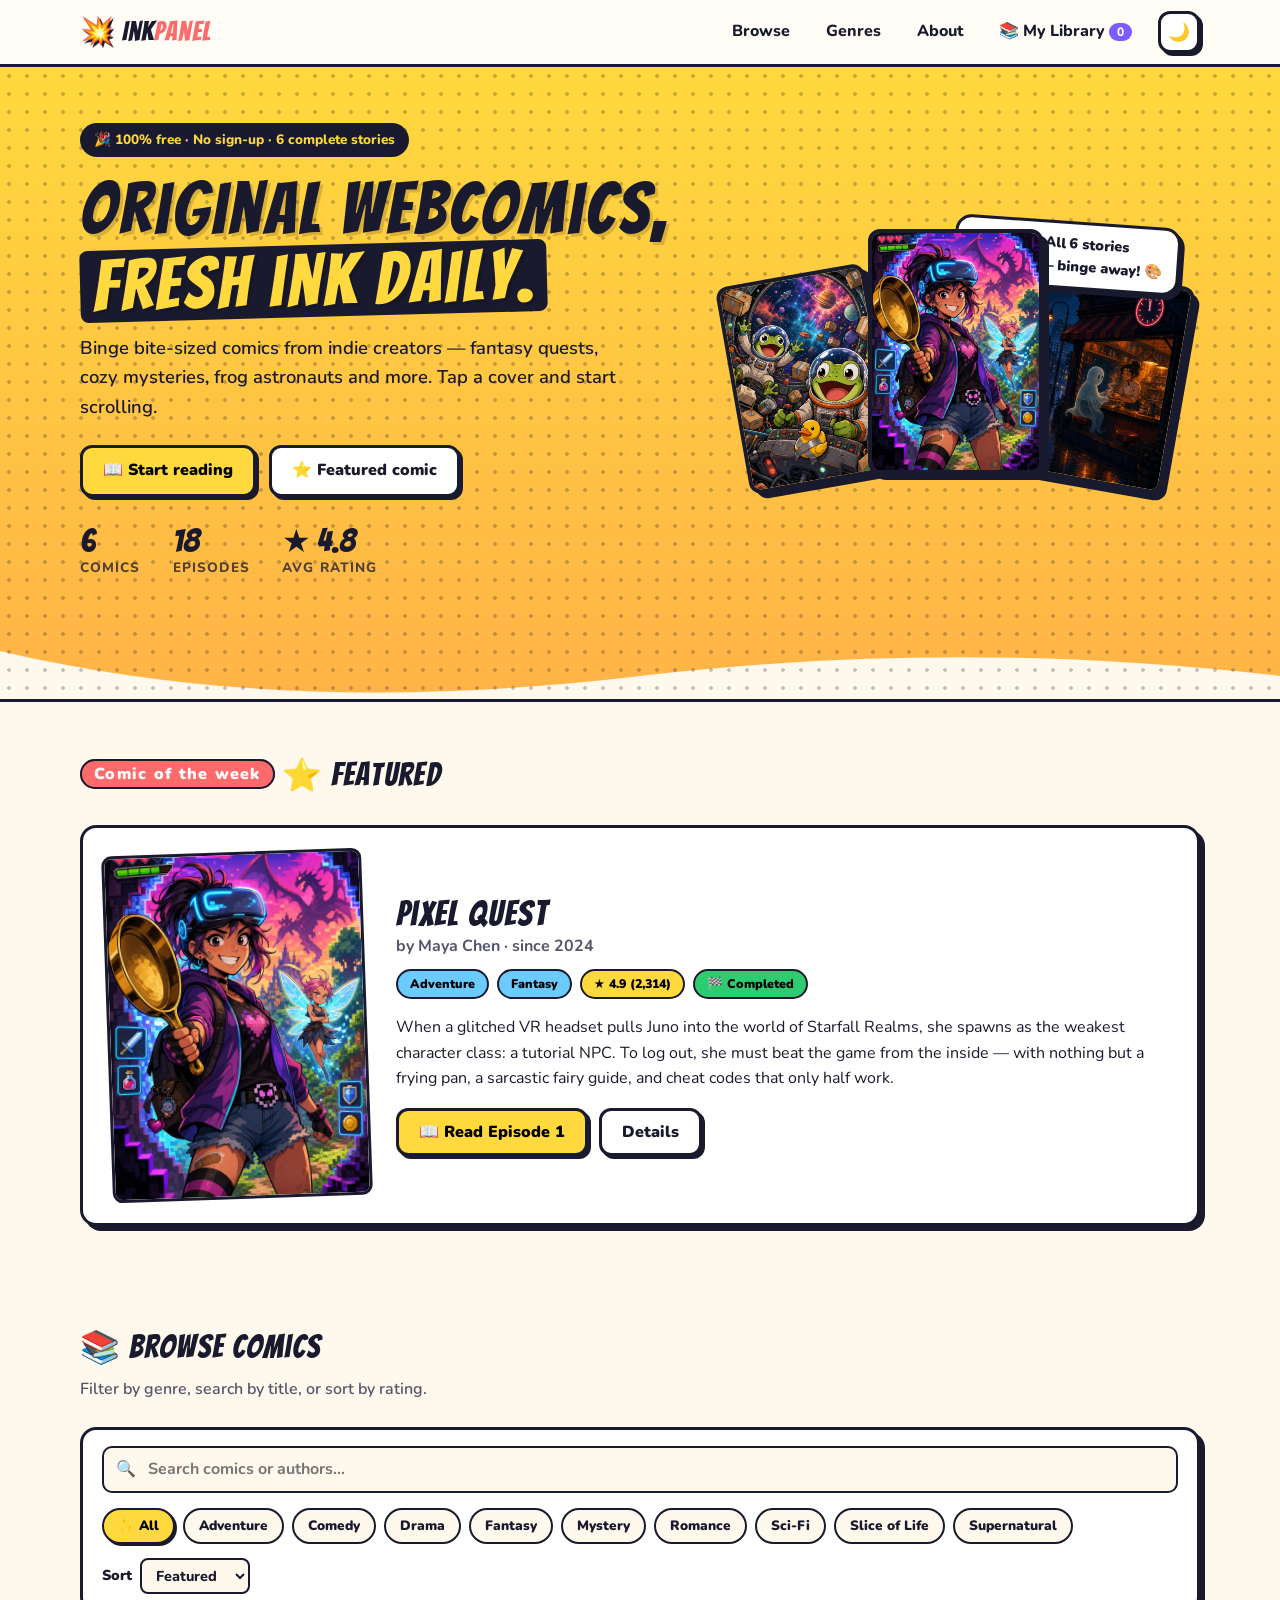
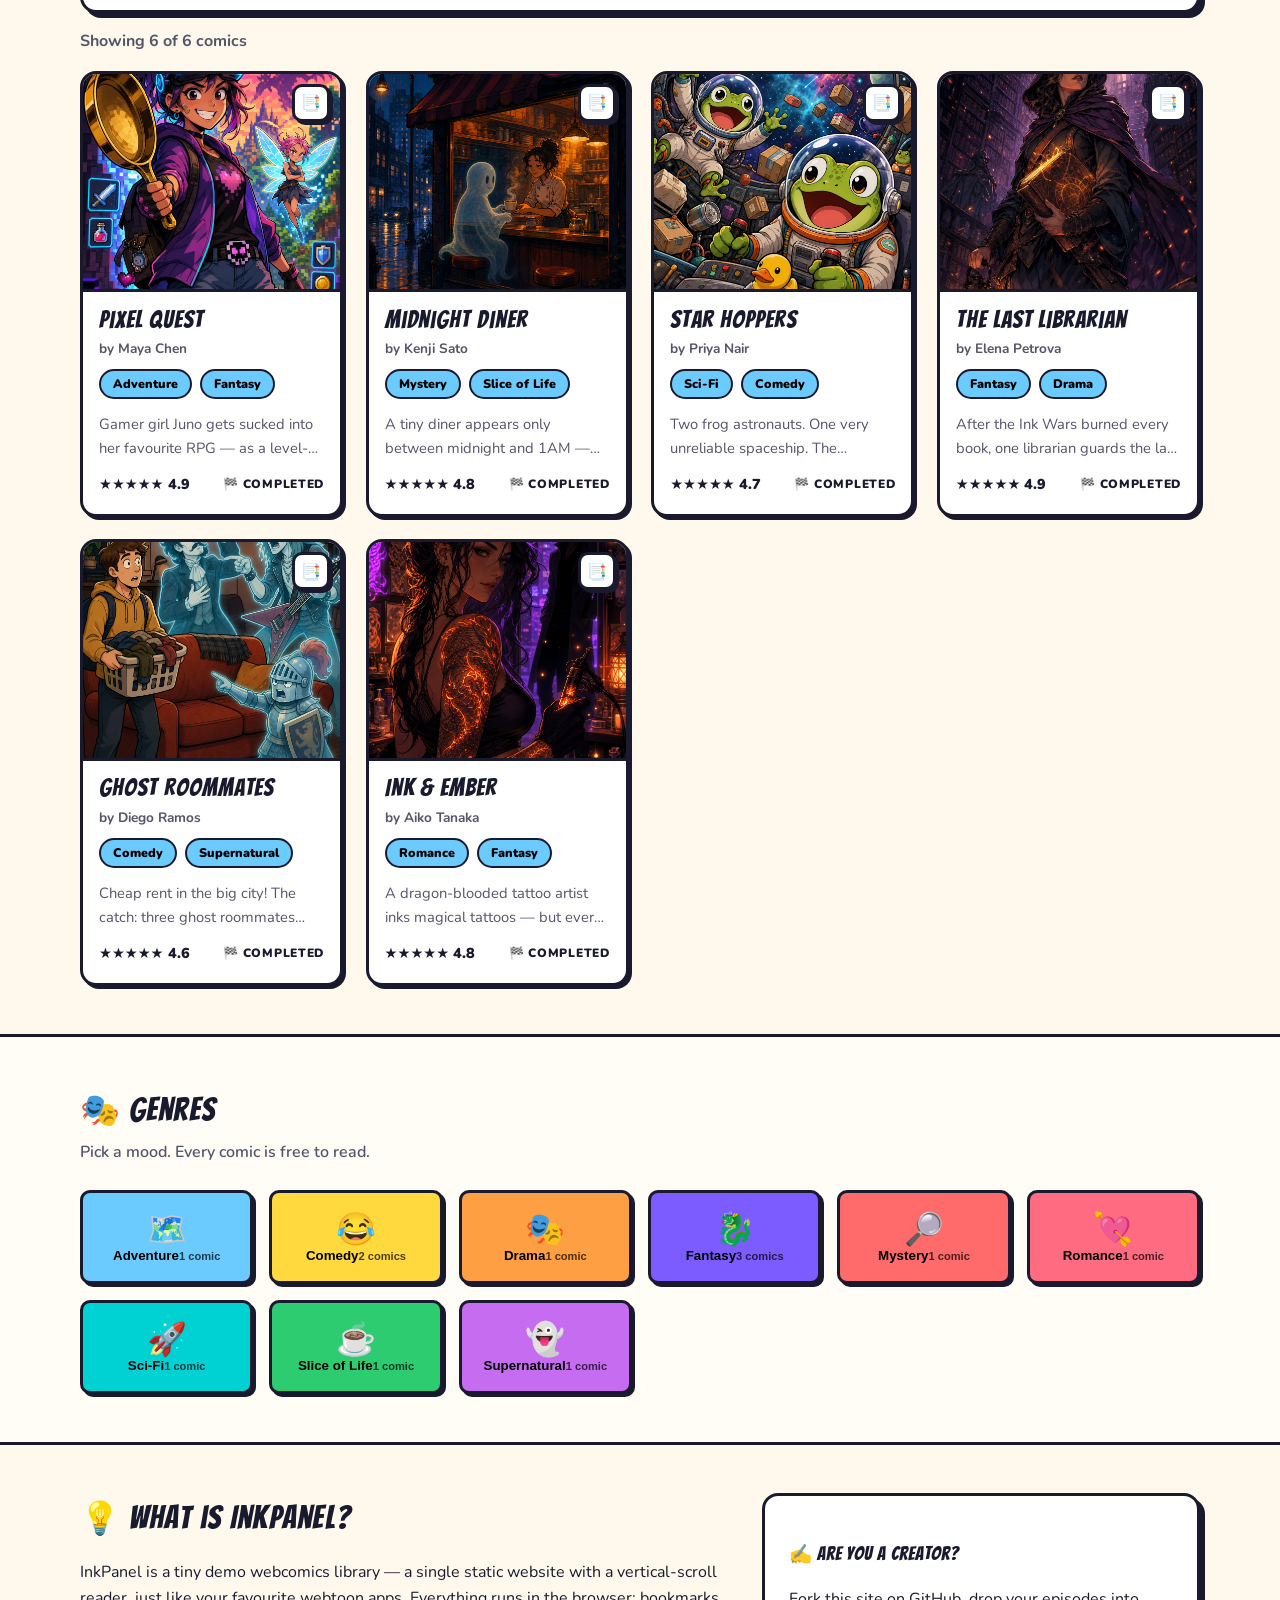
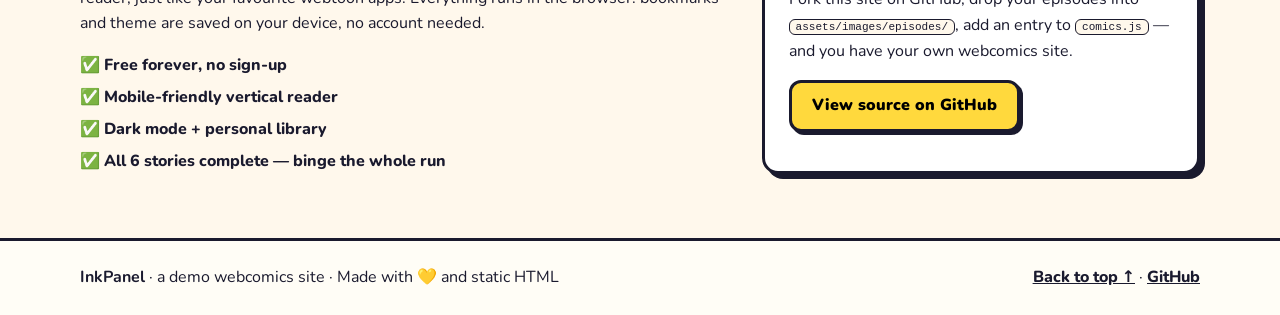
<file: index.html>
<!DOCTYPE html>
<html lang="en" data-theme="light">
<head>
  <meta charset="UTF-8" />
  <meta name="viewport" content="width=device-width, initial-scale=1.0" />
  <title>InkPanel — Read Original Webcomics Free</title>
  <meta name="description" content="InkPanel is a simple, free webcomics library. Read original comics in a vertical webtoon-style reader. No sign-up needed." />
  <link rel="icon" href="data:image/svg+xml,<svg xmlns='http://www.w3.org/2000/svg' viewBox='0 0 100 100'><rect width='100' height='100' rx='20' fill='%23FFD93D'/><text x='50' y='72' font-size='60' text-anchor='middle' font-family='Arial Black'>💥</text></svg>" />
  <link rel="preconnect" href="https://fonts.googleapis.com" />
  <link rel="preconnect" href="https://fonts.gstatic.com" crossorigin />
  <link href="https://fonts.googleapis.com/css2?family=Bangers&family=Nunito:ital,wght@0,400;0,600;0,700;0,800;1,400&display=swap" rel="stylesheet" />
  <link rel="stylesheet" href="assets/css/style.css" />
</head>
<body>
  <a class="skip-link" href="#browse">Skip to comics</a>

  <!-- ============ HEADER ============ -->
  <header class="site-header" id="top">
    <div class="container header-inner">
      <a class="logo" href="#top" aria-label="InkPanel home">
        <span class="logo-burst">💥</span>
        <span class="logo-text">Ink<em>Panel</em></span>
      </a>
      <nav class="main-nav" id="mainNav" aria-label="Main navigation">
        <a href="#browse">Browse</a>
        <a href="#genres">Genres</a>
        <a href="#about">About</a>
        <a href="#browse" data-filter-bookmarks>📚 My Library <span class="lib-count" id="libCount">0</span></a>
      </nav>
      <div class="header-actions">
        <button class="icon-btn" id="themeToggle" aria-label="Toggle dark mode" title="Toggle dark mode">🌙</button>
        <button class="icon-btn menu-btn" id="menuBtn" aria-label="Open menu" aria-expanded="false">☰</button>
      </div>
    </div>
  </header>

  <!-- ============ HERO ============ -->
  <section class="hero">
    <div class="halftone" aria-hidden="true"></div>
    <div class="container hero-inner">
      <div class="hero-copy">
        <p class="kicker">🎉 100% free · No sign-up · 6 complete stories</p>
        <h1>Original webcomics,<br /><span class="highlight">fresh ink daily.</span></h1>
        <p class="lede">Binge bite-sized comics from indie creators — fantasy quests, cozy mysteries, frog astronauts and more. Tap a cover and start scrolling.</p>
        <div class="hero-cta">
          <a class="btn btn-primary" href="#browse">📖 Start reading</a>
          <a class="btn btn-ghost" href="#featured">⭐ Featured comic</a>
        </div>
        <dl class="hero-stats">
          <div><dt id="statComics">6</dt><dd>comics</dd></div>
          <div><dt id="statEpisodes">–</dt><dd>episodes</dd></div>
          <div><dt>★ <span id="statRating">4.8</span></dt><dd>avg rating</dd></div>
        </dl>
      </div>
      <div class="hero-art" aria-hidden="true">
        <div class="cover-fan">
          <img src="assets/images/covers/star-hoppers.jpg" alt="" loading="eager" />
          <img src="assets/images/covers/pixel-quest.jpg" alt="" loading="eager" class="front" />
          <img src="assets/images/covers/midnight-diner.jpg" alt="" loading="eager" />
        </div>
        <div class="speech-bubble">Pow! All 6 stories<br />complete — binge away! 🎨</div>
      </div>
    </div>
    <svg class="hero-wave" viewBox="0 0 1440 70" preserveAspectRatio="none" aria-hidden="true"><path d="M0,0 C240,70 480,70 720,35 C960,0 1200,0 1440,35 L1440,70 L0,70 Z"></path></svg>
  </section>

  <!-- ============ FEATURED ============ -->
  <section class="section featured" id="featured">
    <div class="container">
      <div class="section-head">
        <h2><span class="tag">Comic of the week</span> ⭐ Featured</h2>
      </div>
      <article class="featured-card" id="featuredCard">
        <!-- filled by JS -->
      </article>
    </div>
  </section>

  <!-- ============ BROWSE ============ -->
  <section class="section browse" id="browse">
    <div class="container">
      <div class="section-head">
        <h2>📚 Browse comics</h2>
        <p class="section-sub">Filter by genre, search by title, or sort by rating.</p>
      </div>

      <div class="toolbar">
        <label class="search-box">
          <span aria-hidden="true">🔍</span>
          <input type="search" id="searchInput" placeholder="Search comics or authors…" aria-label="Search comics" />
        </label>
        <div class="genre-pills" id="genrePills" role="group" aria-label="Filter by genre"></div>
        <label class="sort-box">Sort
          <select id="sortSelect" aria-label="Sort comics">
            <option value="featured">Featured</option>
            <option value="rating">Top rated</option>
            <option value="title">A → Z</option>
            <option value="newest">Newest</option>
          </select>
        </label>
      </div>

      <p class="results-meta" id="resultsMeta" aria-live="polite"></p>
      <div class="comics-grid" id="comicsGrid"></div>
      <div class="empty-state" id="emptyState" hidden>
        <p class="empty-emoji">🕳️</p>
        <h3>No comics found</h3>
        <p>Try a different search or genre.</p>
        <button class="btn btn-ghost" id="resetFilters">Reset filters</button>
      </div>
    </div>
  </section>

  <!-- ============ GENRES ============ -->
  <section class="section genres" id="genres">
    <div class="container">
      <div class="section-head">
        <h2>🎭 Genres</h2>
        <p class="section-sub">Pick a mood. Every comic is free to read.</p>
      </div>
      <div class="genre-grid" id="genreGrid"></div>
    </div>
  </section>

  <!-- ============ ABOUT ============ -->
  <section class="section about" id="about">
    <div class="container about-inner">
      <div class="about-copy">
        <h2>💡 What is InkPanel?</h2>
        <p>InkPanel is a tiny demo webcomics library — a single static website with a vertical-scroll reader, just like your favourite webtoon apps. Everything runs in the browser: bookmarks and theme are saved on your device, no account needed.</p>
        <ul class="checklist">
          <li>✅ Free forever, no sign-up</li>
          <li>✅ Mobile-friendly vertical reader</li>
          <li>✅ Dark mode + personal library</li>
          <li>✅ All 6 stories complete — binge the whole run</li>
        </ul>
      </div>
      <div class="about-card">
        <h3>✍️ Are you a creator?</h3>
        <p>Fork this site on GitHub, drop your episodes into <code>assets/images/episodes/</code>, add an entry to <code>comics.js</code> — and you have your own webcomics site.</p>
        <a class="btn btn-primary" href="https://github.com/MadDog244/webcomics" target="_blank" rel="noopener">View source on GitHub</a>
      </div>
    </div>
  </section>

  <!-- ============ FOOTER ============ -->
  <footer class="site-footer">
    <div class="container footer-inner">
      <p><strong>InkPanel</strong> · a demo webcomics site · Made with 💛 and static HTML</p>
      <p class="footer-links"><a href="#top">Back to top ↑</a> · <a href="https://github.com/MadDog244/webcomics" target="_blank" rel="noopener">GitHub</a></p>
    </div>
  </footer>

  <!-- ============ COMIC DETAIL MODAL ============ -->
  <div class="modal-backdrop" id="modalBackdrop" hidden>
    <div class="modal" role="dialog" aria-modal="true" aria-labelledby="modalTitle">
      <button class="icon-btn modal-close" id="modalClose" aria-label="Close">✕</button>
      <div class="modal-body" id="modalBody"></div>
    </div>
  </div>

  <!-- ============ READER ============ -->
  <div class="reader" id="reader" hidden>
    <div class="reader-bar">
      <button class="btn btn-ghost btn-sm" id="readerBack">← Library</button>
      <div class="reader-title">
        <strong id="readerComicTitle">Comic</strong>
        <span id="readerEpTitle">Episode 1</span>
      </div>
      <div class="reader-nav">
        <button class="btn btn-ghost btn-sm" id="prevEp">← Prev</button>
        <button class="btn btn-ghost btn-sm" id="nextEp">Next →</button>
      </div>
    </div>
    <div class="reader-progress"><span id="readerProgress"></span></div>
    <div class="reader-scroll" id="readerScroll">
      <div class="reader-pages" id="readerPages"></div>
      <div class="reader-end" id="readerEnd"></div>
    </div>
    <button class="icon-btn reader-top" id="readerTop" aria-label="Back to top of episode">↑</button>
  </div>

  <div class="toast" id="toast" role="status" aria-live="polite" hidden></div>

  <script src="assets/js/comics.js"></script>
  <script src="assets/js/app.js"></script>
</body>
</html>
</file>
<file: assets/css/style.css>
/* ============ InkPanel — comic / neo-brutalist theme ============ */
:root {
  --bg: #fff8ec;
  --bg-soft: #fffdf6;
  --card: #ffffff;
  --ink: #1a1a2e;
  --ink-soft: #55556a;
  --line: #1a1a2e;
  --brand: #ffd93d;
  --brand-2: #ff6b6b;
  --brand-3: #6bcbff;
  --accent: #7c5cff;
  --good: #2ecc71;
  --shadow: 5px 5px 0 var(--line);
  --shadow-sm: 3px 3px 0 var(--line);
  --radius: 16px;
  --radius-sm: 10px;
  --header-h: 64px;
}
html[data-theme="dark"] {
  --bg: #14141f;
  --bg-soft: #1b1b28;
  --card: #20202f;
  --ink: #f4f1ff;
  --ink-soft: #b9b9cc;
  --line: #0a0a12;
  --brand: #ffd93d;
  --shadow: 5px 5px 0 #000;
  --shadow-sm: 3px 3px 0 #000;
}
* { box-sizing: border-box; }
html { scroll-behavior: smooth; }
body {
  margin: 0;
  background: var(--bg);
  color: var(--ink);
  font-family: "Nunito", system-ui, sans-serif;
  line-height: 1.6;
}
h1, h2, h3, .logo-text { font-family: "Bangers", "Nunito", cursive; letter-spacing: 0.04em; font-weight: 400; }
h2 { font-size: 2rem; margin: 0 0 0.25rem; }
img { max-width: 100%; display: block; }
a { color: inherit; }
.container { width: min(1120px, 92%); margin: 0 auto; }
.skip-link { position: absolute; left: -999px; top: 0; background: var(--brand); color: #000; padding: 8px 14px; z-index: 200; border-radius: 0 0 8px 0; font-weight: 800; }
.skip-link:focus { left: 0; }

/* ---------- header ---------- */
.site-header { position: sticky; top: 0; z-index: 50; background: var(--bg-soft); border-bottom: 3px solid var(--line); }
.header-inner { display: flex; align-items: center; gap: 1rem; height: var(--header-h); }
.logo { display: flex; align-items: center; gap: 0.5rem; text-decoration: none; font-size: 1.7rem; }
.logo-burst { filter: drop-shadow(2px 2px 0 var(--line)); }
.logo-text em { font-style: normal; color: var(--brand-2); }
.main-nav { display: flex; gap: 1rem; margin-left: auto; }
.main-nav a { text-decoration: none; font-weight: 800; padding: 6px 10px; border-radius: 8px; white-space: nowrap; }
.main-nav a:hover { background: var(--brand); color: #000; }
.lib-count { background: var(--accent); color: #fff; border-radius: 99px; font-size: 0.75rem; padding: 1px 8px; }
.header-actions { display: flex; gap: 0.5rem; margin-left: auto; }
.main-nav + .header-actions { margin-left: 0; }
.icon-btn { border: 3px solid var(--line); background: var(--card); color: var(--ink); border-radius: 12px; width: 42px; height: 42px; font-size: 1.1rem; cursor: pointer; box-shadow: var(--shadow-sm); transition: transform 0.1s; }
.icon-btn:hover { transform: translate(-1px, -1px); box-shadow: 4px 4px 0 var(--line); }
.icon-btn:active { transform: translate(2px, 2px); box-shadow: 0 0 0 var(--line); }
.menu-btn { display: none; }

/* ---------- buttons ---------- */
.btn { display: inline-block; border: 3px solid var(--line); border-radius: 12px; padding: 10px 20px; font-weight: 900; text-decoration: none; cursor: pointer; box-shadow: var(--shadow-sm); transition: transform 0.1s; font-family: inherit; font-size: 1rem; }
.btn:hover { transform: translate(-1px, -1px); box-shadow: 4px 4px 0 var(--line); }
.btn:active { transform: translate(2px, 2px); box-shadow: none; }
.btn-primary { background: var(--brand); color: #000; }
.btn-ghost { background: var(--card); color: var(--ink); }
.btn-sm { padding: 6px 12px; font-size: 0.85rem; border-width: 2px; }
.btn[disabled] { opacity: 0.45; cursor: not-allowed; transform: none; }

/* ---------- hero ---------- */
.hero { position: relative; overflow: hidden; background: linear-gradient(180deg, var(--brand) 0%, #ffb347 100%); color: #1a1a2e; border-bottom: 3px solid var(--line); }
html[data-theme="dark"] .hero { background: linear-gradient(180deg, #2a2a3f 0%, #1b1b28 100%); color: var(--ink); }
.halftone { position: absolute; inset: 0; opacity: 0.25; background-image: radial-gradient(#1a1a2e 1.6px, transparent 1.7px); background-size: 18px 18px; pointer-events: none; }
html[data-theme="dark"] .halftone { background-image: radial-gradient(#ffd93d 1.4px, transparent 1.5px); opacity: 0.15; }
.hero-inner { position: relative; display: grid; grid-template-columns: 1.1fr 0.9fr; gap: 2rem; align-items: center; padding: 3.5rem 0 4.5rem; }
.kicker { display: inline-block; background: #1a1a2e; color: #ffd93d; font-weight: 800; font-size: 0.85rem; padding: 6px 14px; border-radius: 99px; margin: 0 0 1rem; }
html[data-theme="dark"] .kicker { background: #ffd93d; color: #1a1a2e; }
.hero h1 { font-size: clamp(2.8rem, 6vw, 4.5rem); line-height: 1; margin: 0 0 1rem; text-shadow: 3px 3px 0 rgba(0,0,0,0.15); }
.highlight { background: #1a1a2e; color: #ffd93d; padding: 0 12px; border-radius: 8px; display: inline-block; transform: rotate(-1.5deg); }
html[data-theme="dark"] .highlight { background: #ffd93d; color: #1a1a2e; }
.lede { font-size: 1.15rem; font-weight: 600; max-width: 34rem; margin: 0 0 1.5rem; }
.hero-cta { display: flex; gap: 0.8rem; flex-wrap: wrap; margin-bottom: 1.8rem; }
.hero-stats { display: flex; gap: 2rem; margin: 0; }
.hero-stats div { text-align: left; }
.hero-stats dt { font-family: "Bangers"; font-size: 2rem; line-height: 1; }
.hero-stats dd { margin: 0; font-weight: 800; font-size: 0.85rem; text-transform: uppercase; letter-spacing: 0.08em; opacity: 0.75; }
.hero-art { position: relative; display: flex; justify-content: center; }
.cover-fan { display: flex; align-items: flex-end; }
.cover-fan img { width: 150px; height: 210px; object-fit: cover; border: 4px solid #1a1a2e; border-radius: 12px; box-shadow: 6px 6px 0 #1a1a2e; background: #fff; }
.cover-fan img:first-child { transform: rotate(-10deg) translateY(10px); }
.cover-fan img:last-child { transform: rotate(10deg) translateY(10px); }
.cover-fan img.front { width: 175px; height: 245px; z-index: 2; margin: 0 -12px; }
.speech-bubble { position: absolute; top: -8px; right: 4%; background: #fff; color: #1a1a2e; border: 3px solid #1a1a2e; border-radius: 16px; padding: 8px 14px; font-weight: 900; font-size: 0.9rem; transform: rotate(4deg); box-shadow: 4px 4px 0 #1a1a2e; text-align: center; }
.speech-bubble::after { content: ""; position: absolute; bottom: -12px; left: 30px; border: 6px solid transparent; border-top-color: #1a1a2e; }
.hero-wave { display: block; width: 100%; height: 50px; margin-bottom: -2px; }
.hero-wave path { fill: var(--bg); }

/* ---------- sections ---------- */
.section { padding: 3rem 0; }
.section-head { margin-bottom: 1.5rem; }
.section-sub { margin: 0; color: var(--ink-soft); font-weight: 600; }
.tag { background: var(--brand-2); color: #fff; font-size: 1rem; padding: 2px 12px; border-radius: 99px; border: 2px solid var(--line); vertical-align: middle; font-family: "Nunito"; font-weight: 900; }

/* ---------- featured ---------- */
.featured-card { display: grid; grid-template-columns: 260px 1fr; gap: 1.8rem; background: var(--card); border: 3px solid var(--line); border-radius: var(--radius); box-shadow: var(--shadow); padding: 1.5rem; align-items: center; }
.featured-card img { width: 100%; aspect-ratio: 3/4; object-fit: cover; border: 3px solid var(--line); border-radius: var(--radius-sm); transform: rotate(-2deg); background: var(--bg-soft); }
.featured-meta { display: flex; gap: 0.5rem; flex-wrap: wrap; margin: 0.6rem 0; }
.pill { display: inline-block; font-size: 0.78rem; font-weight: 900; padding: 3px 12px; border-radius: 99px; border: 2px solid var(--line); background: var(--bg); }
.pill.genre { background: var(--brand-3); color: #000; }
.pill.status { background: var(--good); color: #000; }
.pill.rating { background: var(--brand); color: #000; }
.featured-card h3 { font-size: 2.2rem; margin: 0; line-height: 1; }
.featured-card .byline { color: var(--ink-soft); font-weight: 700; margin: 0.2rem 0 0.6rem; }
.featured-actions { display: flex; gap: 0.7rem; margin-top: 1rem; flex-wrap: wrap; }

/* ---------- toolbar / grid ---------- */
.toolbar { display: flex; flex-direction: column; gap: 0.9rem; background: var(--card); border: 3px solid var(--line); border-radius: var(--radius); box-shadow: var(--shadow); padding: 1rem 1.2rem; margin-bottom: 1rem; }
.search-box { display: flex; align-items: center; gap: 0.6rem; background: var(--bg); border: 2px solid var(--line); border-radius: var(--radius-sm); padding: 8px 12px; }
.search-box input { border: none; background: transparent; outline: none; width: 100%; font: inherit; font-weight: 700; color: var(--ink); }
.genre-pills { display: flex; gap: 0.5rem; flex-wrap: wrap; }
.genre-pills button { border: 2px solid var(--line); background: var(--bg); color: var(--ink); border-radius: 99px; padding: 5px 14px; font: inherit; font-weight: 900; font-size: 0.85rem; cursor: pointer; }
.genre-pills button[aria-pressed="true"] { background: var(--brand); color: #000; box-shadow: 2px 2px 0 var(--line); }
.sort-box { font-weight: 900; font-size: 0.9rem; display: flex; align-items: center; gap: 0.5rem; }
.sort-box select { font: inherit; font-weight: 800; border: 2px solid var(--line); border-radius: 8px; padding: 5px 10px; background: var(--bg); color: var(--ink); }
.results-meta { font-weight: 700; color: var(--ink-soft); margin: 0 0 1rem; }
.comics-grid { display: grid; grid-template-columns: repeat(auto-fill, minmax(240px, 1fr)); gap: 1.4rem; }
.comic-card { background: var(--card); border: 3px solid var(--line); border-radius: var(--radius); box-shadow: var(--shadow-sm); overflow: hidden; cursor: pointer; transition: transform 0.12s; display: flex; flex-direction: column; }
.comic-card:hover { transform: translate(-2px, -4px); box-shadow: var(--shadow); }
.comic-cover-wrap { position: relative; }
.comic-cover-wrap img { width: 100%; aspect-ratio: 4/3.4; object-fit: cover; border-bottom: 3px solid var(--line); background: var(--bg-soft); }
.bookmark-btn { position: absolute; top: 10px; right: 10px; width: 38px; height: 38px; font-size: 1rem; border-radius: 10px; }
.bookmark-btn.saved { background: var(--brand); }
.comic-body { padding: 0.9rem 1rem 1.1rem; display: flex; flex-direction: column; gap: 0.3rem; flex: 1; }
.comic-body h3 { margin: 0; font-size: 1.5rem; line-height: 1.1; }
.comic-body .byline { margin: 0; font-size: 0.85rem; color: var(--ink-soft); font-weight: 700; }
.comic-desc { margin: 0.3rem 0 0.5rem; font-size: 0.92rem; color: var(--ink-soft); display: -webkit-box; -webkit-line-clamp: 2; -webkit-box-orient: vertical; overflow: hidden; }
.comic-foot { margin-top: auto; display: flex; align-items: center; justify-content: space-between; gap: 0.5rem; }
.stars { font-weight: 900; font-size: 0.9rem; }
.status-dot { font-size: 0.75rem; font-weight: 900; text-transform: uppercase; letter-spacing: 0.06em; }
.status-dot.ongoing::before { content: "🟢 "; }
.status-dot.completed::before { content: "🏁 "; }
.empty-state { text-align: center; padding: 3rem 1rem; background: var(--card); border: 3px dashed var(--line); border-radius: var(--radius); }
.empty-emoji { font-size: 3rem; margin: 0; }

/* ---------- genres ---------- */
.genres { background: var(--bg-soft); border-top: 3px solid var(--line); border-bottom: 3px solid var(--line); }
.genre-grid { display: grid; grid-template-columns: repeat(auto-fill, minmax(160px, 1fr)); gap: 1rem; }
.genre-card { border: 3px solid var(--line); border-radius: var(--radius-sm); box-shadow: var(--shadow-sm); padding: 1.1rem 0.8rem; text-align: center; cursor: pointer; font-weight: 900; transition: transform 0.1s; color: #000; }
.genre-card:hover { transform: translate(-1px, -3px); box-shadow: var(--shadow); }
.genre-card span { display: block; font-size: 2rem; }
.genre-card small { font-weight: 800; opacity: 0.7; }

/* ---------- about ---------- */
.about-inner { display: grid; grid-template-columns: 1.2fr 0.8fr; gap: 1.5rem; align-items: stretch; }
.checklist { list-style: none; padding: 0; margin: 1rem 0 0; display: grid; gap: 0.4rem; font-weight: 800; }
.about-card { background: var(--card); border: 3px solid var(--line); border-radius: var(--radius); box-shadow: var(--shadow); padding: 1.5rem; }
.about-card code { background: var(--bg); border: 1px solid var(--line); border-radius: 6px; padding: 1px 6px; font-size: 0.85em; }

/* ---------- footer ---------- */
.site-footer { border-top: 3px solid var(--line); background: var(--bg-soft); padding: 1.5rem 0; margin-top: 1rem; }
.footer-inner { display: flex; justify-content: space-between; gap: 1rem; flex-wrap: wrap; }
.footer-inner p { margin: 0; }
.footer-links a { font-weight: 800; }

/* ---------- modal ---------- */
.modal-backdrop { position: fixed; inset: 0; background: rgba(10, 10, 20, 0.6); z-index: 100; display: flex; align-items: center; justify-content: center; padding: 1rem; backdrop-filter: blur(3px); }
.modal-backdrop[hidden] { display: none; }
.modal { background: var(--bg-soft); color: var(--ink); border: 3px solid var(--line); border-radius: var(--radius); box-shadow: 8px 8px 0 #000; width: min(760px, 100%); max-height: 90vh; overflow: auto; position: relative; }
.modal-close { position: sticky; top: 12px; margin-left: calc(100% - 54px); z-index: 2; }
.modal-hero { display: grid; grid-template-columns: 200px 1fr; gap: 1.2rem; padding: 0 1.5rem 1rem; }
.modal-hero img { width: 100%; aspect-ratio: 3/4; object-fit: cover; border: 3px solid var(--line); border-radius: var(--radius-sm); transform: rotate(-2deg); }
.modal-hero h3 { font-size: 2rem; margin: 0; line-height: 1; }
.episode-list { list-style: none; margin: 0; padding: 0 1.5rem 1.5rem; display: grid; gap: 0.6rem; }
.episode-list h4 { margin: 0.4rem 0 0; font-size: 1.3rem; font-family: "Bangers"; letter-spacing: 0.05em; }
.ep { display: flex; align-items: center; gap: 0.9rem; background: var(--card); border: 2px solid var(--line); border-radius: var(--radius-sm); padding: 0.6rem 0.9rem; }
.ep-num { font-family: "Bangers"; font-size: 1.6rem; background: var(--brand); color: #000; border: 2px solid var(--line); border-radius: 10px; min-width: 46px; text-align: center; }
.ep-info { flex: 1; }
.ep-info strong { display: block; }
.ep-info small { color: var(--ink-soft); font-weight: 700; }
.ep.locked { opacity: 0.65; }

/* ---------- reader ---------- */
.reader { position: fixed; inset: 0; z-index: 120; background: #111; color: #f4f1ff; display: flex; flex-direction: column; }
.reader[hidden] { display: none; }
.reader-bar { display: flex; align-items: center; gap: 0.8rem; padding: 0.6rem 1rem; background: #1b1b28; border-bottom: 3px solid #000; flex-wrap: wrap; }
.reader-bar .btn-ghost { background: #26263a; color: #fff; border-color: #000; box-shadow: 3px 3px 0 #000; }
.reader-title { display: flex; flex-direction: column; line-height: 1.2; flex: 1; min-width: 150px; }
.reader-title span { font-size: 0.85rem; opacity: 0.7; font-weight: 700; }
.reader-nav { display: flex; gap: 0.5rem; }
.reader-progress { height: 6px; background: #000; }
.reader-progress span { display: block; height: 100%; width: 0; background: var(--brand); transition: width 0.1s; }
.reader-scroll { flex: 1; overflow-y: auto; }
.reader-pages { width: min(680px, 100%); margin: 0 auto; padding: 1rem 0.6rem; display: grid; gap: 0; }
.reader-pages img { width: 100%; border: 3px solid #000; border-bottom: none; background: #fff; }
.reader-pages img:last-child { border-bottom: 3px solid #000; }
.reader-pages img:first-child { border-radius: 12px 12px 0 0; }
.reader-pages img:last-child { border-radius: 0 0 12px 12px; }
.reader-end { width: min(680px, 94%); margin: 0 auto 3rem; text-align: center; background: #1b1b28; border: 3px solid #000; border-radius: 14px; padding: 1.5rem; }
.reader-top { position: fixed; bottom: 22px; right: 22px; background: var(--brand); color: #000; border-color: #000; }

/* ---------- toast ---------- */
.toast { position: fixed; bottom: 24px; left: 50%; transform: translateX(-50%); background: var(--ink); color: var(--bg); font-weight: 900; padding: 10px 20px; border-radius: 99px; border: 3px solid var(--line); z-index: 200; box-shadow: var(--shadow); }
.toast[hidden] { display: none; }

/* ---------- responsive ---------- */
@media (max-width: 860px) {
  .hero-inner { grid-template-columns: 1fr; text-align: center; }
  .lede { margin-inline: auto; }
  .hero-cta, .hero-stats { justify-content: center; }
  .hero-art { order: -1; }
  .cover-fan img { width: 110px; height: 155px; }
  .cover-fan img.front { width: 135px; height: 190px; }
  .featured-card, .modal-hero { grid-template-columns: 1fr; }
  .featured-card img, .modal-hero img { max-width: 240px; margin: 0 auto; }
  .about-inner { grid-template-columns: 1fr; }
  .main-nav { display: none; position: absolute; top: var(--header-h); left: 0; right: 0; background: var(--bg-soft); border-bottom: 3px solid var(--line); flex-direction: column; padding: 0.8rem 4%; gap: 0.2rem; }
  .main-nav.open { display: flex; }
  .menu-btn { display: block; }
  .reader-bar { gap: 0.5rem; }
}
</file>
